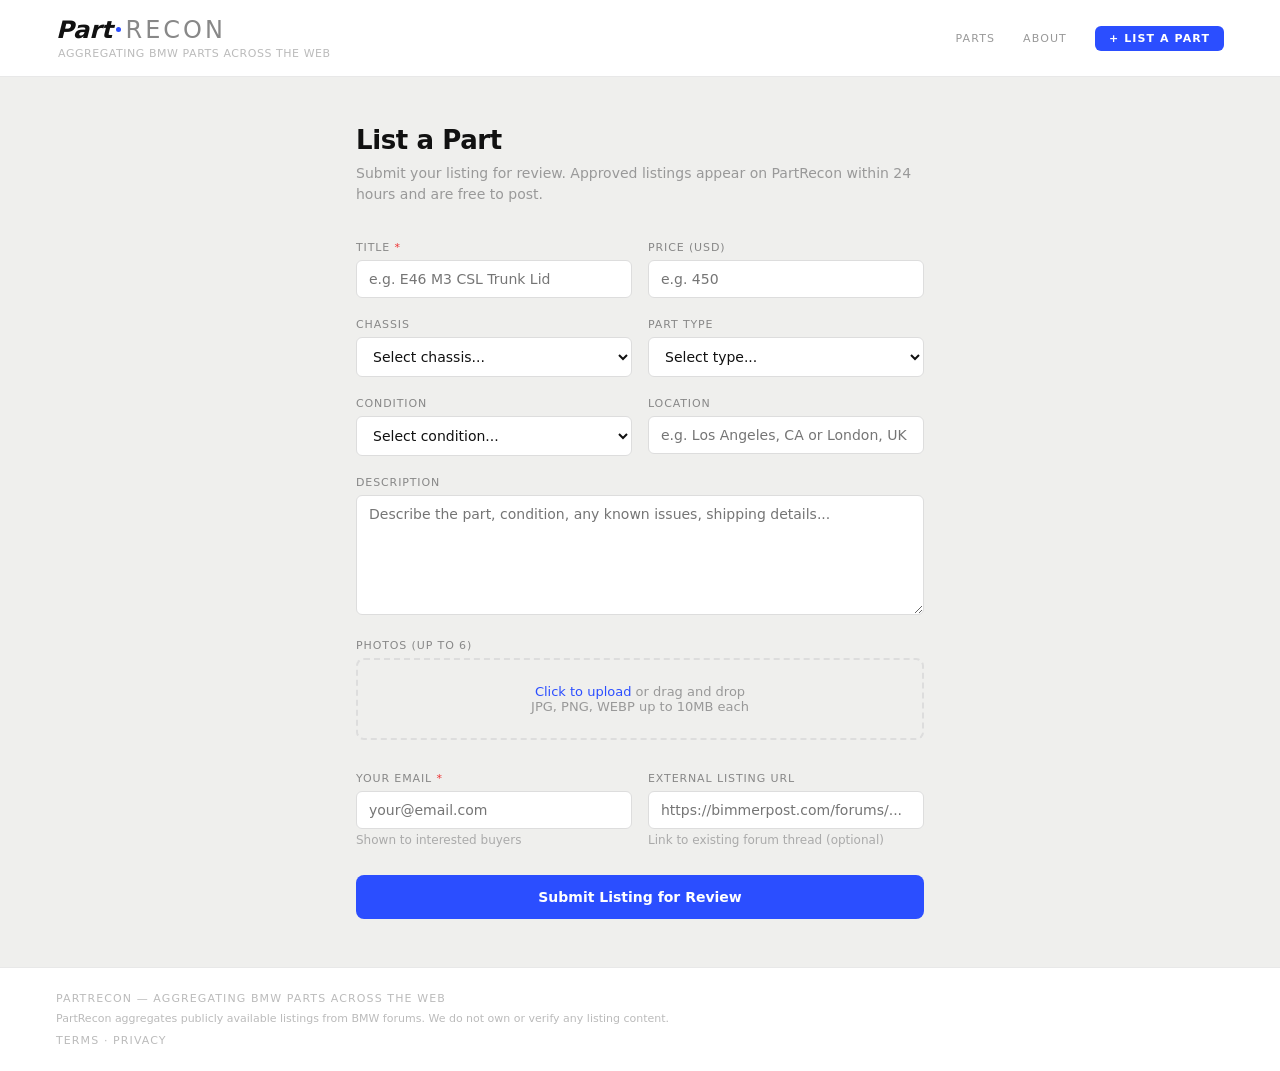
<file: templates/sell.html>
<!DOCTYPE html>
<html>
<head>
<meta charset="UTF-8"><meta name="viewport" content="width=device-width,initial-scale=1">
<title>List a Part — PartRecon</title>
<script async src="https://www.googletagmanager.com/gtag/js?id=G-H4STZFJ3D0"></script>
<script>window.dataLayer=window.dataLayer||[];function gtag(){dataLayer.push(arguments);}gtag('js',new Date());gtag('config','G-H4STZFJ3D0');</script>
<style>
*{box-sizing:border-box;margin:0;padding:0}
body{font-family:-apple-system,BlinkMacSystemFont,'Segoe UI',system-ui,sans-serif;background:#efefed;-webkit-font-smoothing:antialiased}
.header{background:#fff;border-bottom:1px solid #e8e8e8;padding:16px 56px;display:flex;justify-content:space-between;align-items:center}
.header-left{display:flex;flex-direction:column;gap:3px}
.logo{display:flex;align-items:baseline;gap:2px;text-decoration:none}
.logo-part{font-size:24px;font-weight:700;font-style:italic;color:#111}
.logo-dot{width:5px;height:5px;background:#2B4EFF;border-radius:50%;margin:0 2px 2px;flex-shrink:0;align-self:center}
.logo-recon{font-size:24px;font-weight:300;color:#888;letter-spacing:3px;text-transform:uppercase}
.tagline{font-size:11px;color:#bbb;letter-spacing:0.05em;text-transform:uppercase;padding-left:2px}
.nav{display:flex;gap:28px;align-items:center}
.nav a{font-size:11px;letter-spacing:0.1em;text-transform:uppercase;color:#999;text-decoration:none}
.nav-sell{background:#2B4EFF;color:#fff !important;padding:6px 14px;border-radius:6px;font-weight:600}
.sell-wrap{max-width:680px;margin:48px auto;padding:0 56px}
.sell-wrap h1{font-size:26px;font-weight:700;color:#111;margin-bottom:8px;letter-spacing:-0.4px}
.subtitle{font-size:14px;color:#999;margin-bottom:36px;line-height:1.5}
.form-group{margin-bottom:20px}
.form-group label{display:block;font-size:11px;letter-spacing:0.08em;text-transform:uppercase;color:#888;margin-bottom:6px;font-weight:500}
.form-group input,.form-group select,.form-group textarea{width:100%;border:1px solid #ddd;border-radius:6px;padding:10px 12px;font-size:14px;font-family:inherit;color:#111;outline:none;background:#fff}
.form-group input:focus,.form-group select:focus,.form-group textarea:focus{border-color:#2B4EFF}
.form-group textarea{min-height:120px;resize:vertical}
.form-row{display:grid;grid-template-columns:1fr 1fr;gap:16px}
.photo-upload{border:2px dashed #ddd;border-radius:8px;padding:24px;text-align:center;cursor:pointer;transition:border-color 0.2s}
.photo-upload:hover{border-color:#2B4EFF}
.photo-upload-label{font-size:13px;color:#999}
.photo-upload-label span{color:#2B4EFF;cursor:pointer}
.photo-previews{display:grid;grid-template-columns:repeat(3,1fr);gap:8px;margin-top:12px}
.photo-preview{position:relative;aspect-ratio:1;border-radius:6px;overflow:hidden;background:#f5f5f5}
.photo-preview img{width:100%;height:100%;object-fit:cover}
.photo-preview .remove{position:absolute;top:4px;right:4px;background:rgba(0,0,0,0.6);color:#fff;border:none;border-radius:50%;width:20px;height:20px;font-size:12px;cursor:pointer;display:flex;align-items:center;justify-content:center}
.submit-btn{background:#2B4EFF;color:#fff;border:none;border-radius:8px;padding:14px 28px;font-size:14px;font-weight:600;cursor:pointer;font-family:inherit;width:100%;margin-top:8px}
.submit-btn:hover{background:#1a3de0}
.submit-btn:disabled{background:#aaa;cursor:not-allowed}
.required{color:#e33}
.form-note{font-size:12px;color:#aaa;margin-top:4px}
.site-footer{background:#fff;border-top:1px solid #e8e8e8;padding:24px 56px;font-size:11px;letter-spacing:0.1em;text-transform:uppercase;color:#bbb;display:flex;flex-direction:column;gap:6px;margin-top:48px}
.site-footer-disclaimer{font-size:11px;letter-spacing:0;text-transform:none;color:#bbb;line-height:1.5}
.site-footer-links a{color:#bbb;text-decoration:none}
@media(max-width:599px){.header{padding:16px;flex-direction:column;align-items:center;gap:10px}.sell-wrap{padding:0 16px;margin:32px auto}.form-row{grid-template-columns:1fr}.site-footer{padding:16px}}
</style>
</head>
<body>

<div class="header">
  <div class="header-left">
    <a href="/" class="logo">
      <span class="logo-part">Part</span>
      <div class="logo-dot"></div>
      <span class="logo-recon">Recon</span>
    </a>
    <span class="tagline">Aggregating BMW parts across the web</span>
  </div>
  <nav class="nav">
    <a href="/">Parts</a>
    <a href="/about">About</a>
    <a href="/sell" class="nav-sell">+ List a Part</a>
  </nav>
</div>

<div class="sell-wrap">
  <h1>List a Part</h1>
  <p class="subtitle">Submit your listing for review. Approved listings appear on PartRecon within 24 hours and are free to post.</p>

  <form id="sell-form">
    <div class="form-row">
      <div class="form-group">
        <label>Title <span class="required">*</span></label>
        <input type="text" name="title" placeholder="e.g. E46 M3 CSL Trunk Lid" required maxlength="200" />
      </div>
      <div class="form-group">
        <label>Price (USD)</label>
        <input type="number" name="price" placeholder="e.g. 450" min="0" step="0.01" />
      </div>
    </div>

    <div class="form-row">
      <div class="form-group">
        <label>Chassis</label>
        <select name="chassis">
          <option value="">Select chassis...</option>
          <option>E46</option><option>E90</option><option>E92</option>
          <option>F80</option><option>F82</option><option>G80</option>
          <option>G82</option><option>F87</option><option>G87</option>
          <option>F90</option><option>X3</option><option>Other</option>
        </select>
      </div>
      <div class="form-group">
        <label>Part Type</label>
        <select name="part_type">
          <option value="">Select type...</option>
          <option>Wheels</option><option>Exhaust</option><option>Suspension</option>
          <option>Coilovers</option><option>Brakes</option><option>Engine</option>
          <option>Seats</option><option>Exterior</option><option>Interior</option>
          <option>Electronics</option><option>Other</option>
        </select>
      </div>
    </div>

    <div class="form-row">
      <div class="form-group">
        <label>Condition</label>
        <select name="condition">
          <option value="">Select condition...</option>
          <option>New</option><option>Like New</option>
          <option>Used</option><option>For Parts</option>
        </select>
      </div>
      <div class="form-group">
        <label>Location</label>
        <input type="text" name="location" placeholder="e.g. Los Angeles, CA or London, UK" maxlength="100" />
      </div>
    </div>

    <div class="form-group">
      <label>Description</label>
      <textarea name="description" placeholder="Describe the part, condition, any known issues, shipping details..."></textarea>
    </div>

    <div class="form-group">
      <label>Photos (up to 6)</label>
      <div class="photo-upload" id="photo-drop">
        <input type="file" id="photo-input" accept="image/*" multiple style="display:none" />
        <div class="photo-upload-label">
          <span onclick="document.getElementById('photo-input').click()">Click to upload</span> or drag and drop<br>
          JPG, PNG, WEBP up to 10MB each
        </div>
      </div>
      <div class="photo-previews" id="photo-previews"></div>
    </div>

    <div class="form-row">
      <div class="form-group">
        <label>Your Email <span class="required">*</span></label>
        <input type="email" name="contact_email" placeholder="your@email.com" required />
        <div class="form-note">Shown to interested buyers</div>
      </div>
      <div class="form-group">
        <label>External Listing URL</label>
        <input type="url" name="external_url" placeholder="https://bimmerpost.com/forums/..." />
        <div class="form-note">Link to existing forum thread (optional)</div>
      </div>
    </div>

    <button type="submit" class="submit-btn" id="submit-btn">Submit Listing for Review</button>
  </form>
</div>

<div class="site-footer">
  <div>PartRecon &mdash; Aggregating BMW parts across the web</div>
  <div class="site-footer-disclaimer">PartRecon aggregates publicly available listings from BMW forums. We do not own or verify any listing content.</div>
  <div class="site-footer-links"><a href="/terms">Terms</a> &middot; <a href="/privacy">Privacy</a></div>
</div>

<script>
var selectedFiles = [];
var photoInput = document.getElementById('photo-input');
var photoDrop = document.getElementById('photo-drop');
var photoPreviews = document.getElementById('photo-previews');

photoInput.addEventListener('change', function() { addFiles(Array.from(this.files)); });

photoDrop.addEventListener('dragover', function(e) { e.preventDefault(); this.style.borderColor='#2B4EFF'; });
photoDrop.addEventListener('dragleave', function() { this.style.borderColor='#ddd'; });
photoDrop.addEventListener('drop', function(e) {
  e.preventDefault(); this.style.borderColor='#ddd';
  addFiles(Array.from(e.dataTransfer.files).filter(function(f) { return f.type.startsWith('image/'); }));
});

function addFiles(files) {
  files.forEach(function(file) {
    if (selectedFiles.length >= 6) return;
    var idx = selectedFiles.length;
    selectedFiles.push(file);
    var reader = new FileReader();
    reader.onload = function(e) {
      var div = document.createElement('div');
      div.className = 'photo-preview';
      div.dataset.idx = idx;
      div.innerHTML = '<img src="' + e.target.result + '" /><button class="remove" type="button" onclick="removePhoto(' + idx + ')">&#215;</button>';
      photoPreviews.appendChild(div);
    };
    reader.readAsDataURL(file);
  });
}

function removePhoto(idx) {
  selectedFiles[idx] = null;
  var el = photoPreviews.querySelector('[data-idx="' + idx + '"]');
  if (el) el.remove();
}

document.getElementById('sell-form').addEventListener('submit', function(e) {
  e.preventDefault();
  var btn = document.getElementById('submit-btn');
  btn.disabled = true;
  btn.textContent = 'Uploading...';

  var formData = new FormData(this);
  selectedFiles.filter(function(f) { return f !== null; }).forEach(function(file) {
    formData.append('photos', file);
  });

  fetch('/sell', { method: 'POST', body: formData })
  .then(function(r) { return r.json(); })
  .then(function(d) {
    if (d.ok) { window.location.href = '/sell/success'; }
    else {
      alert(d.error || 'Something went wrong. Please try again.');
      btn.disabled = false;
      btn.textContent = 'Submit Listing for Review';
    }
  })
  .catch(function() {
    alert('Something went wrong. Please try again.');
    btn.disabled = false;
    btn.textContent = 'Submit Listing for Review';
  });
});
</script>
</body>
</html>
</file>
